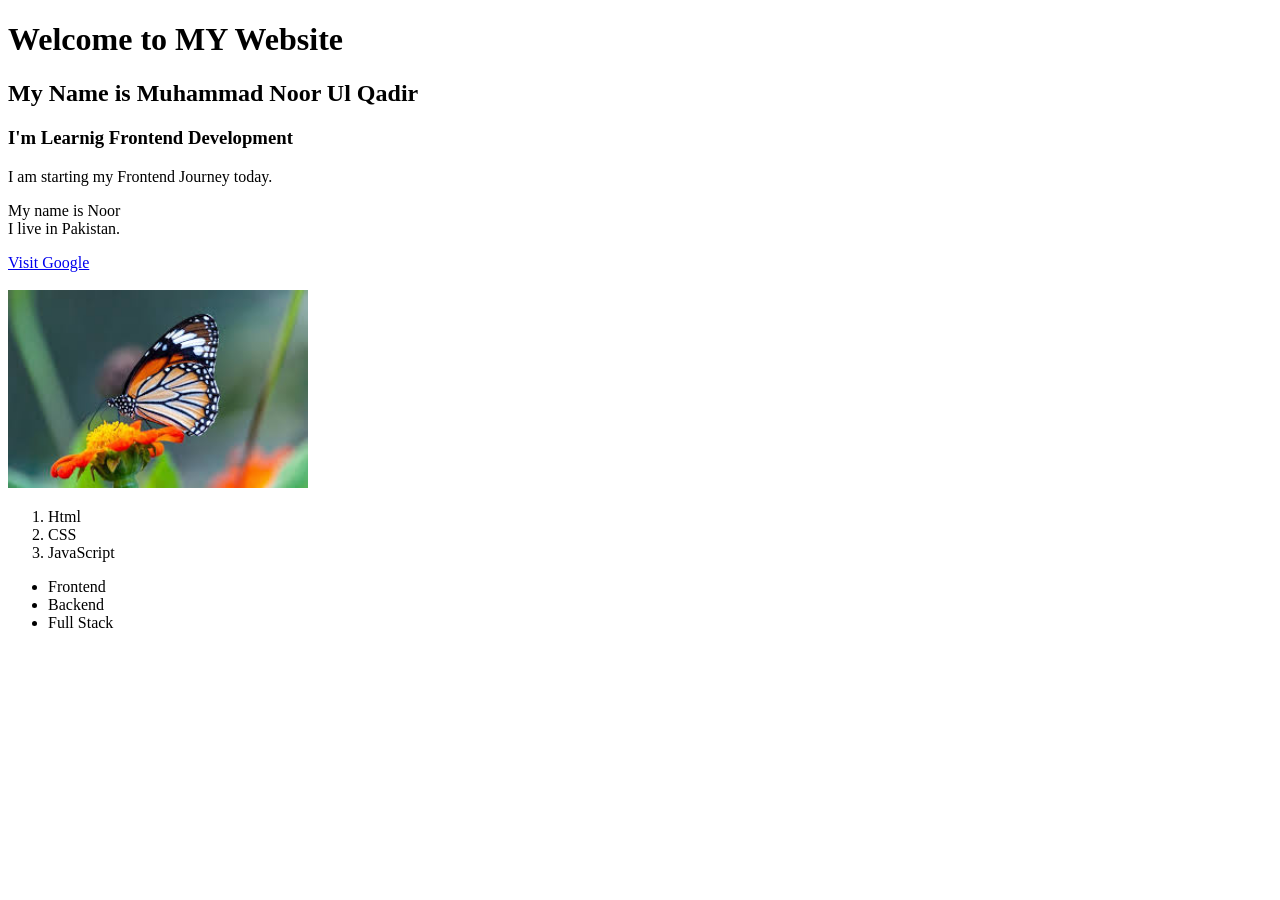
<file: Day-1/index.html>
<!doctype html>
<html lang="en">
  <head>
    <meta charset="UTF-8" />
    <meta name="viewport" content="width=device-width, initial-scale=1.0" />
    <title>Day-1</title>
  </head>

  <body>
    <h1>Welcome to MY Website</h1>
    <h2>My Name is Muhammad Noor Ul Qadir</h2>
    <h3>I'm Learnig Frontend Development</h3>
    <p>I am starting my Frontend Journey today.</p>
    <p>
      My name is Noor <br />
      I live in Pakistan.
    </p>
    <a href="https://www.google.com" target="_blank">Visit Google</a>
    <br /><br /><img src="download.jpeg" width="300" />
    <ol>
      <li>Html</li>
      <li>CSS</li>
      <li>JavaScript</li>
    </ol>
    <ul>
      <li>Frontend</li>
      <li>Backend</li>
      <li>Full Stack</li>
    </ul>
  </body>
</html>
</file>
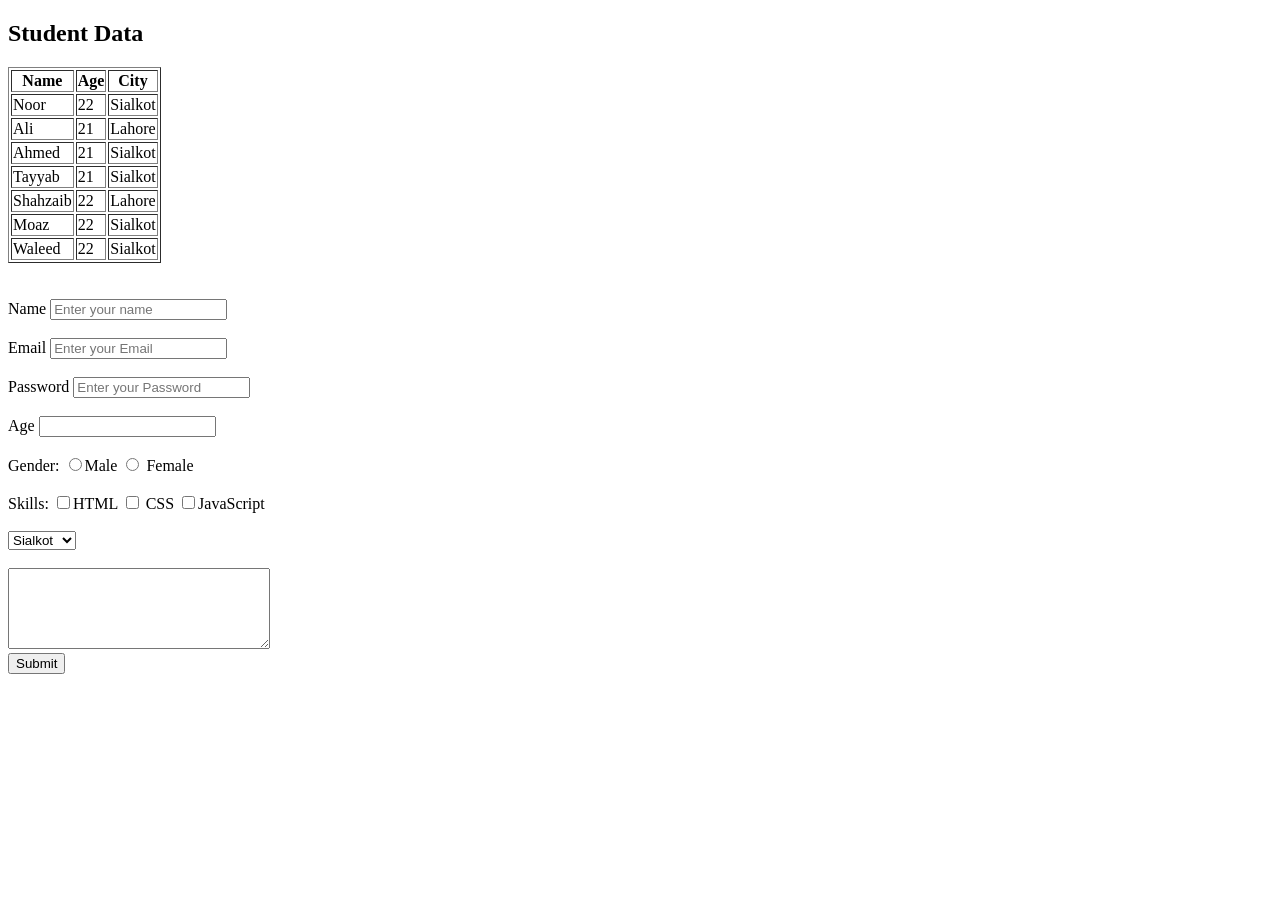
<file: Day-2/index.html>
<!doctype html>
<html lang="en">
  <head>
    <meta charset="UTF-8" />
    <meta name="viewport" content="width=device-width, initial-scale=1.0" />
    <title>Day-2</title>
  </head>
  <body>
    <!-- Tables -->
    <h2>Student Data</h2>
    <table border="1">
      <tr>
        <th>Name</th>
        <th>Age</th>
        <th>City</th>
      </tr>
      <tr>
        <td>Noor</td>
        <td>22</td>
        <td>Sialkot</td>
      </tr>
      <tr>
        <td>Ali</td>
        <td>21</td>
        <td>Lahore</td>
      </tr>
      <tr>
        <td>Ahmed</td>
        <td>21</td>
        <td>Sialkot</td>
      </tr>
      <tr>
        <td>Tayyab</td>
        <td>21</td>
        <td>Sialkot</td>
      </tr>
      <tr>
        <td>Shahzaib</td>
        <td>22</td>
        <td>Lahore</td>
      </tr>
      <tr>
        <td>Moaz</td>
        <td>22</td>
        <td>Sialkot</td>
      </tr>
      <tr>
        <td>Waleed</td>
        <td>22</td>
        <td>Sialkot</td>
      </tr>
    </table>
    <br /><br />
    <!-- Form -->
    <form>
      <label>Name</label>
      <input type="text" placeholder="Enter your name" /><br /><br />
      <label>Email</label>
      <input type="email" placeholder="Enter your Email" /><br /><br />
      <label>Password</label>
      <input type="password" placeholder="Enter your Password" /><br /><br />
      <label>Age</label>
      <input type="number" /><br /><br />
      <label>Gender: </label>
      <input type="radio" name="gender" /><label>Male</label>
      <input type="radio" name="gender" /> <label>Female</label> <br /><br />
      <label>Skills: </label>
      <input type="checkbox" /><label>HTML</label> <input type="checkbox" /> <label>CSS</label>
      <input type="checkbox" /><label>JavaScript</label>  <br /><br />
      <select>
        <option>Sialkot</option>
        <option>Lahore</option>
        <option>Karachi</option></select
      ><br /><br />
      <textarea rows="5" cols="30"></textarea><br />
      <button>Submit</button>
    </form>
  </body>
</html>
</file>
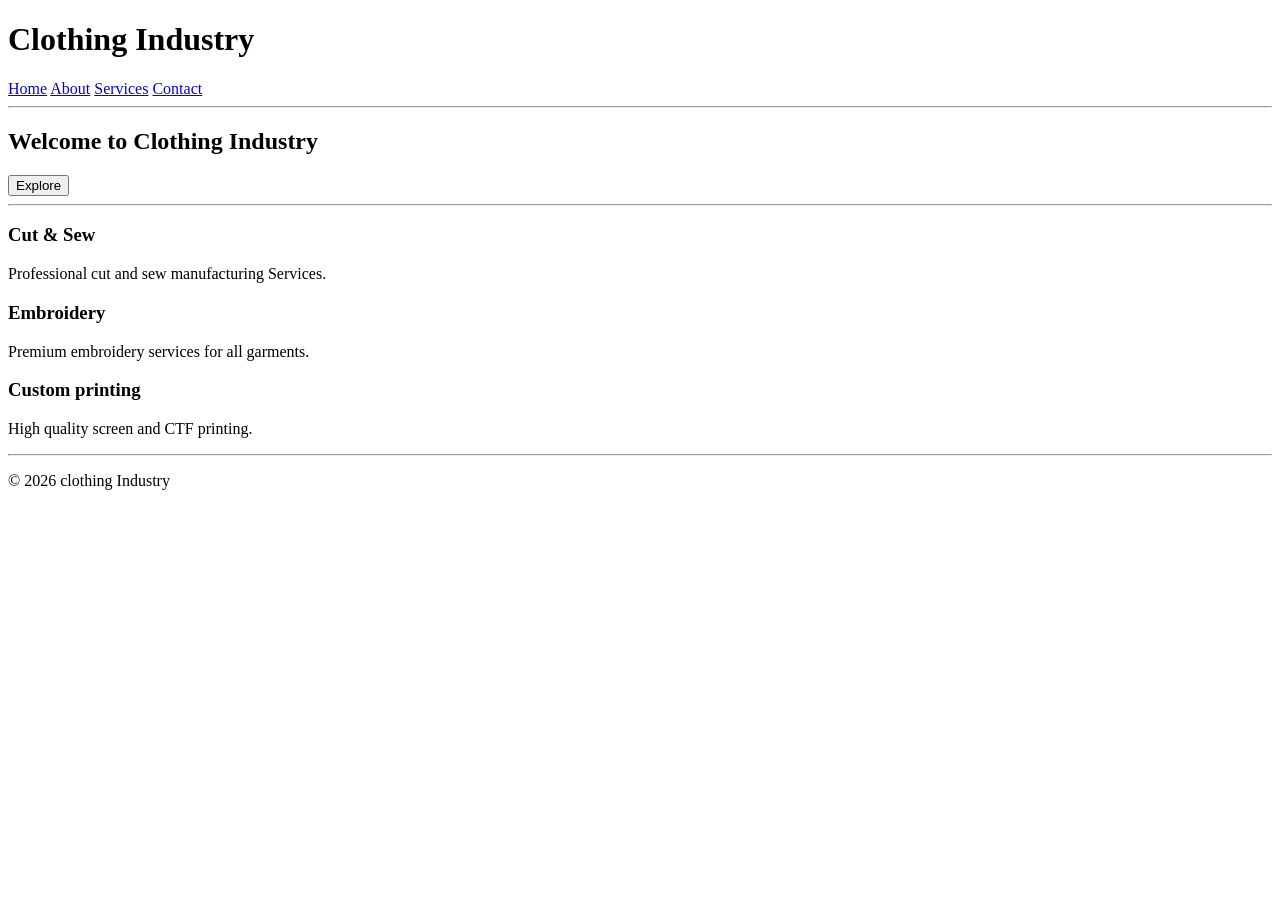
<file: Day-3/index.html>
<!doctype html>
<html lang="en">
  <head>
    <meta charset="UTF-8" />
    <meta name="viewport" content="width=device-width, initial-scale=1.0" />
    <title>Day-3</title>
  </head>
  <body>
    <header>
      <h1>Clothing Industry</h1>
      <nav>
        <a href="#">Home</a>
        <a href="#">About</a>
        <a href="#">Services</a>
        <a href="#">Contact</a>
      </nav>
    </header>
    <hr />
    <section>
      <div class="Hero-section">
        <h2>Welcome to <span>Clothing Industry</span></h2>
        <button>Explore</button>
      </div>
    </section>
    <hr />
    <section>
      <div class="service-card">
        <h3>Cut & Sew</h3>
        <p>Professional cut and sew manufacturing Services.</p>
      </div>
      <div class="service-card">
        <h3>Embroidery</h3>
        <p>Premium embroidery services for all garments.</p>
      </div>
      <div class="service-card">
        <h3>Custom printing</h3>
        <p>High quality screen and CTF printing.</p>
      </div>
    </section>
    <hr />
    <footer>
      <p>© 2026 clothing Industry</p>
    </footer>
  </body>
</html>
</file>
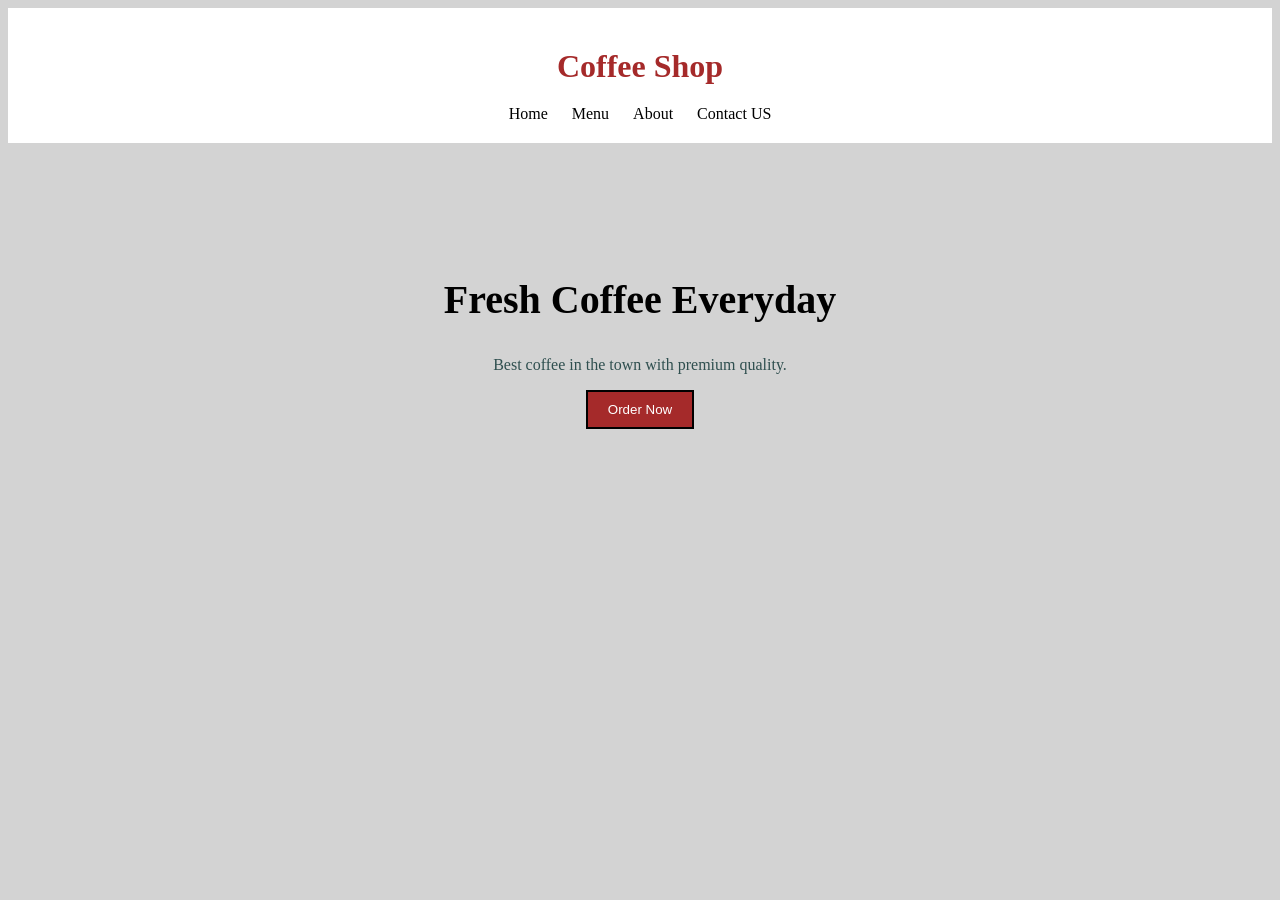
<file: Day-4/index.html>
<!doctype html>
<html lang="en">
  <head>
    <meta charset="UTF-8" />
    <meta name="viewport" content="width=device-width, initial-scale=1.0" />
    <title>Day-4</title>
    <link rel="stylesheet" href="style.css" />
  </head>
  <body>
    <header>
      <h1>Coffee Shop</h1>
      <nav>
        <a href="#">Home</a>
        <a href="#">Menu</a>
        <a href="#">About</a>
        <a href="#">Contact US</a>
      </nav>
    </header>
    <section class="hero">
      <h2>Fresh Coffee Everyday</h2>
      <p>Best coffee in the town with premium quality.</p>
      <button>Order Now</button>
    </section>
  </body>
</html>
</file>
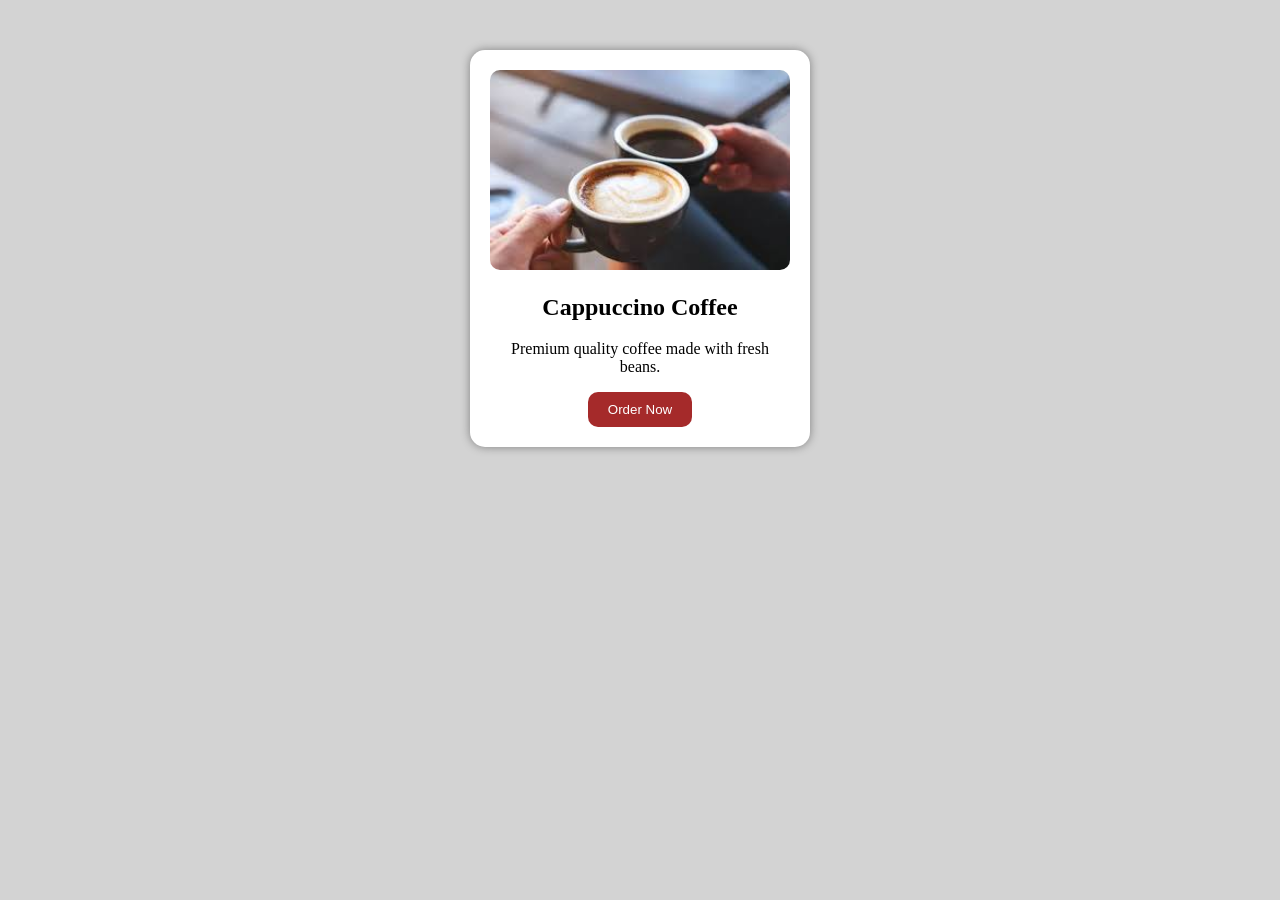
<file: Day-5/index.html>
<!doctype html>
<html lang="en">
  <head>
    <meta charset="UTF-8" />
    <meta name="viewport" content="width=device-width, initial-scale=1.0" />
    <title>Day 5</title>
    <link rel="stylesheet" href="style.css" />
  </head>
  <body>
    <section class="card">
      <img src="media/download.jpeg" alt="Coffee" />
      <h2>Cappuccino Coffee</h2>
      <p>Premium quality coffee made with fresh beans.</p>
      <button>Order Now</button>
    </section>
  </body>
</html>
</file>
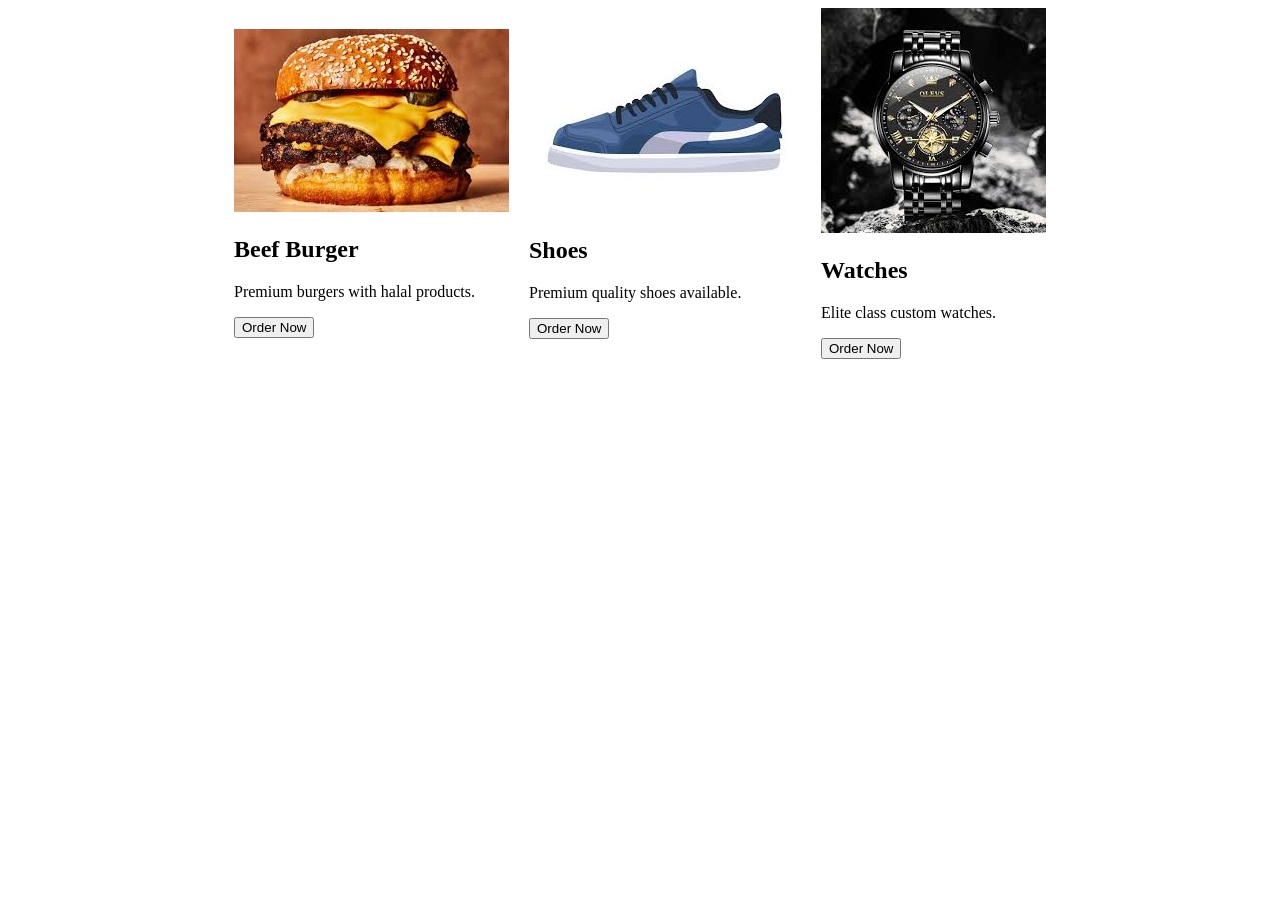
<file: Day-6/index.html>
<!-- Today's topics
Flexbox
row & column layouts
alignment
spacing
responsive rows
navbar alignment 
-->
<!doctype html>
<html lang="en">
  <head>
    <meta charset="UTF-8" />
    <meta name="viewport" content="width=device-width, initial-scale=1.0" />
    <title>Day 6</title>
    <link rel="stylesheet" href="style.css" />
  </head>
  <body>
    <div class="cards-container">
      <section class="card">
        <img src="media/download (1).jpeg" alt="Burger" />
        <h2>Beef Burger</h2>
        <p>Premium burgers with halal products.</p>
        <button>Order Now</button>
      </section>

      <section class="card">
        <img src="media/download (2).jpeg" alt="Shoe" />
        <h2>Shoes</h2>
        <p>Premium quality shoes available.</p>
        <button>Order Now</button>
      </section>

      <section class="card">
        <img src="media/download (3).jpeg" alt="Watches" />
        <h2>Watches</h2>
        <p>Elite class custom watches.</p>
        <button>Order Now</button>
      </section>
    </div>
  </body>
</html>
</file>
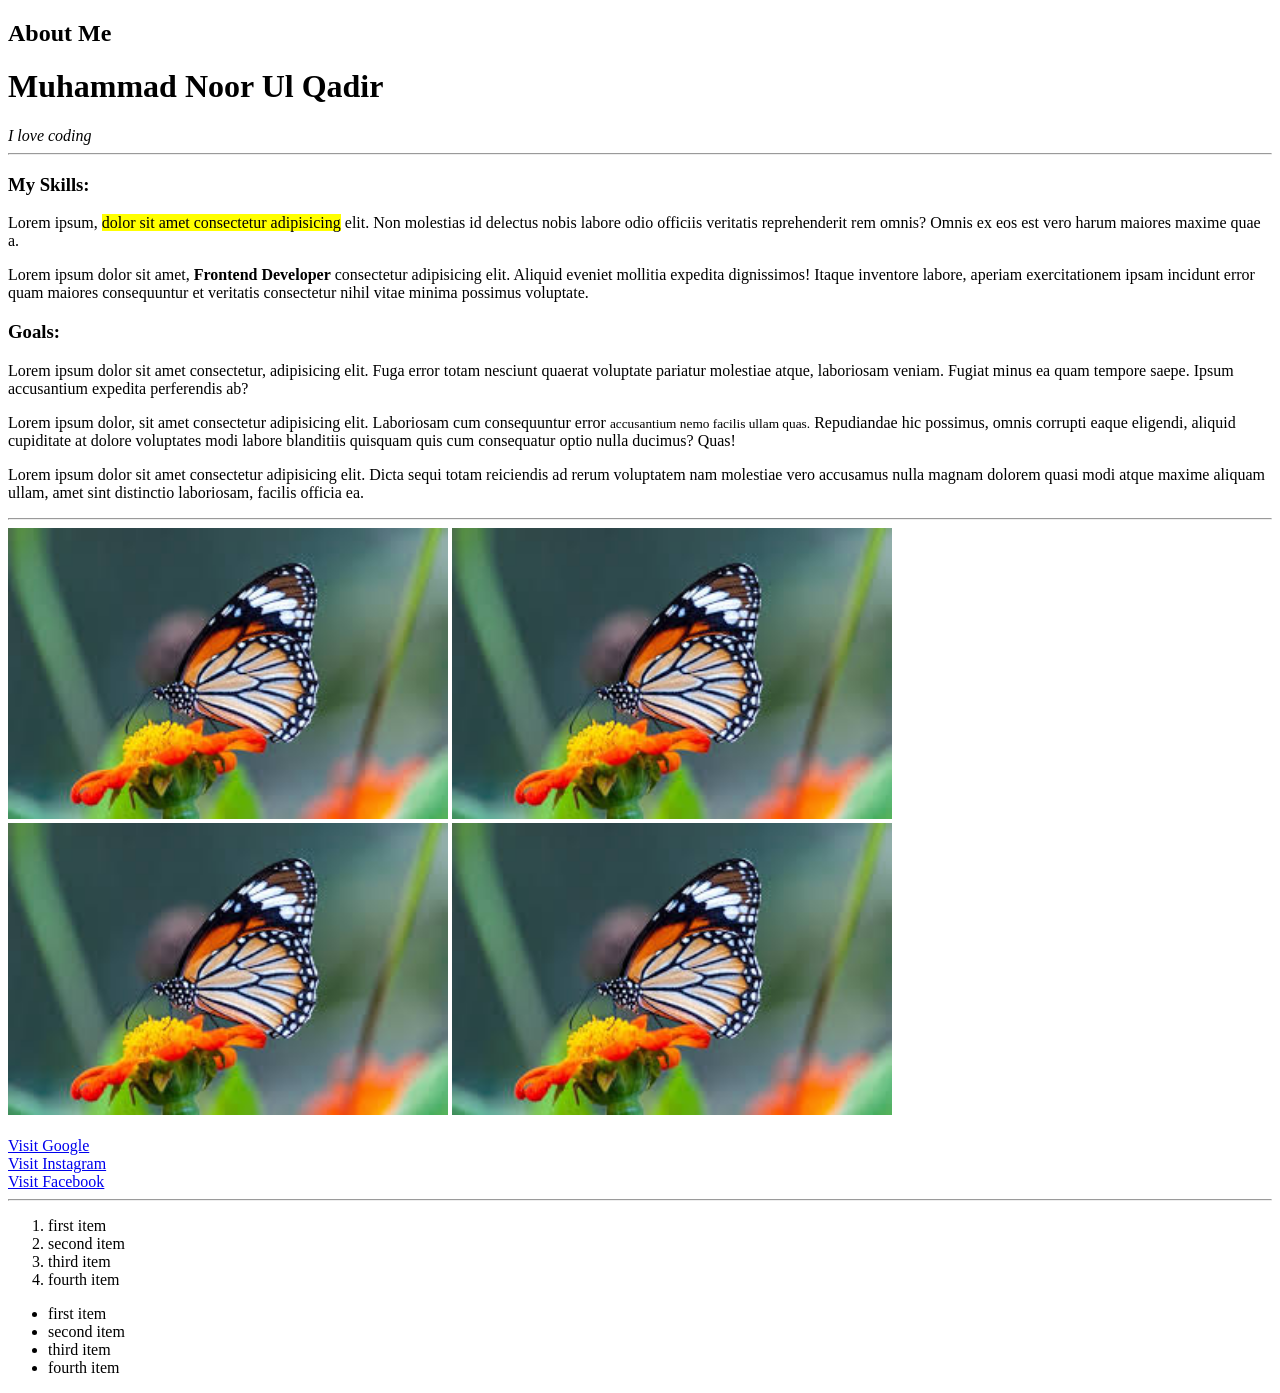
<file: Day-1/practice-task.html>
<!-- Create a webpage about yourself including:

your name
your skills
your goals
one image
one Google link
one ordered list
one unordered list -->

<!doctype html>
<html lang="en">
  <head>
    <meta charset="UTF-8" />
    <meta name="viewport" content="width=device-width, initial-scale=1.0" />
    <title>Practice Task</title>
  </head>
  <body>
    <h2>About Me</h2>

    <h1>Muhammad Noor Ul Qadir</h1>
    <em>I love coding</em>
    <hr />
    <h3>My Skills:</h3>
    <p>
      Lorem ipsum, <mark>dolor sit amet consectetur adipisicing</mark> elit. Non
      molestias id delectus nobis labore odio officiis veritatis reprehenderit
      rem omnis? Omnis ex eos est vero harum maiores maxime quae a.
    </p>
    <p>
      Lorem ipsum dolor sit amet,
      <strong>Frontend Developer</strong> consectetur adipisicing elit. Aliquid
      eveniet mollitia expedita dignissimos! Itaque inventore labore, aperiam
      exercitationem ipsam incidunt error quam maiores consequuntur et veritatis
      consectetur nihil vitae minima possimus voluptate.
    </p>
    <h3>Goals:</h3>
    <p>
      Lorem ipsum dolor sit amet consectetur, adipisicing elit. Fuga error totam
      nesciunt quaerat voluptate pariatur molestiae atque, laboriosam veniam.
      Fugiat minus ea quam tempore saepe. Ipsum accusantium expedita perferendis
      ab?
    </p>
    <p>
      Lorem ipsum dolor, sit amet consectetur adipisicing elit. Laboriosam cum
      consequuntur error
      <small> accusantium nemo facilis ullam quas.</small> Repudiandae hic
      possimus, omnis corrupti eaque eligendi, aliquid cupiditate at dolore
      voluptates modi labore blanditiis quisquam quis cum consequatur optio
      nulla ducimus? Quas!
    </p>
    <p>
      Lorem ipsum dolor sit amet consectetur adipisicing elit. Dicta sequi totam
      reiciendis ad rerum voluptatem nam molestiae vero accusamus nulla magnam
      dolorem quasi modi atque maxime aliquam ullam, amet sint distinctio
      laboriosam, facilis officia ea.
    </p>
    <hr />
    <img src="download.jpeg" alt="Butterfly" width="440" />
    <img src="download.jpeg" alt="Butterfly" width="440" />
    <img src="download.jpeg" alt="Butterfly" width="440" />
    <img src="download.jpeg" alt="Butterfly" width="440" /><br /><br />
    <a href="https://www.google.com" target="_blank">Visit Google</a><br />
    <a href="https://www.instagram.com" target="_blank">Visit Instagram</a
    ><br />
    <a href="https://www.facebook.com" target="_blank">Visit Facebook</a>
    <hr />
    <ol>
      <li>first item</li>
      <li>second item</li>
      <li>third item</li>
      <li>fourth item</li>
    </ol>
    <ul>
      <li>first item</li>
      <li>second item</li>
      <li>third item</li>
      <li>fourth item</li>
    </ul>
  </body>
</html>
</file>
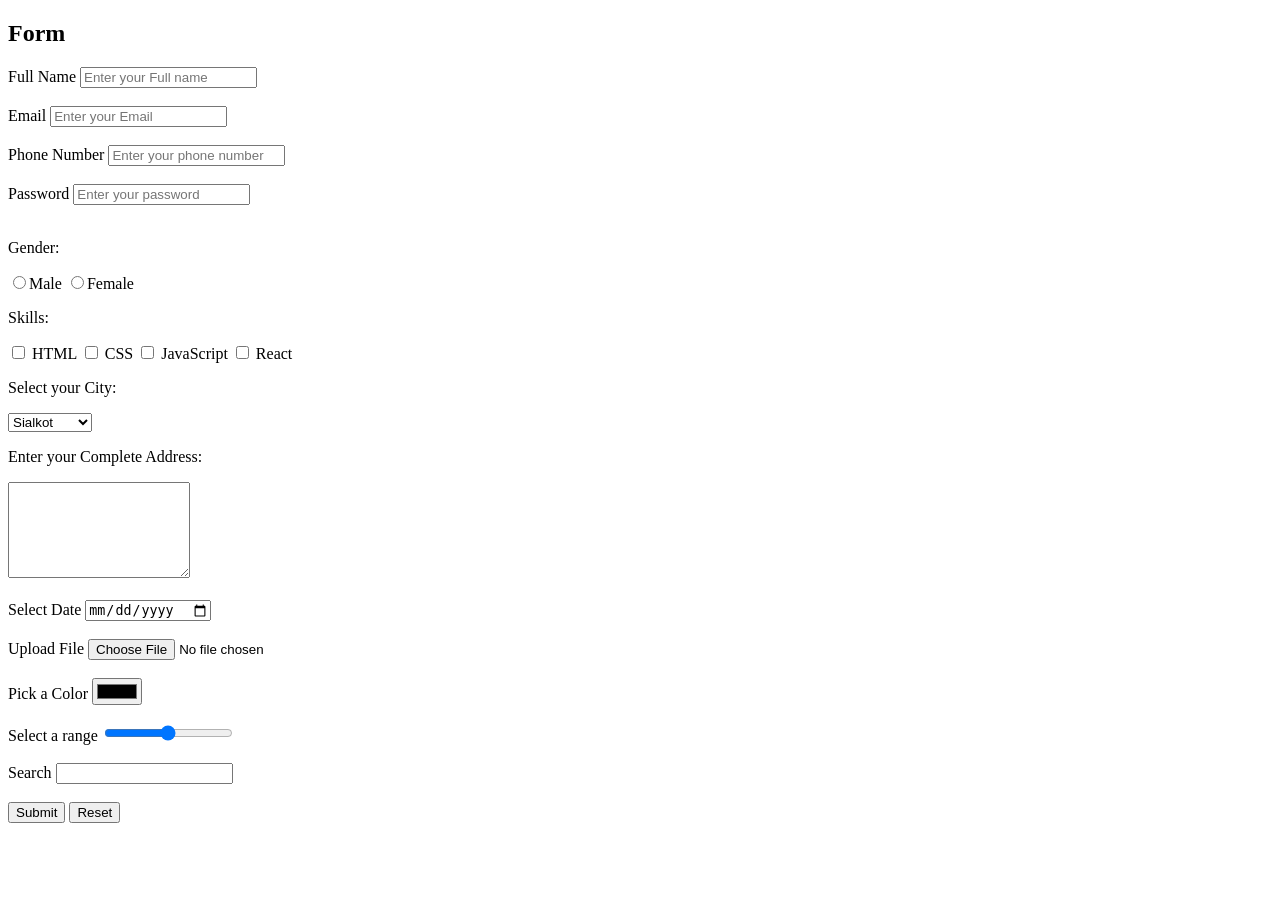
<file: Day-2/practice-task.html>
<!-- TODAY PRACTICE TASK
Create Your Own Form

Add:

Full name
Email
Phone number
Password
Gender
Skills
City dropdown
Message box
Submit button -->

<!doctype html>
<html lang="en">
  <head>
    <meta charset="UTF-8" />
    <meta name="viewport" content="width=device-width, initial-scale=1.0" />
    <title>Practice Task</title>
  </head>
  <body>
    <h2>Form</h2>
    <form method="get">
      <label for="fname">Full Name</label>
      <input
        type="text"
        id="fname"
        required
        placeholder="Enter your Full name"
      />
      <br /><br />
      <label for="email">Email</label>
      <input type="email" id="email" required placeholder="Enter your Email" />
      <br /><br />
      <label for="mobile">Phone Number</label>
      <input type="tel" id="mobile" placeholder="Enter your phone number" />
      <br /><br />
      <label for="passkey">Password</label>
      <input
        type="password"
        id="passkey"
        required
        placeholder="Enter your password"
      />
      <br /><br />
      <p>Gender:</p>
      <input type="radio" name="gender" id="gender1" value="Male" /><label
        for="gender1"
        >Male</label
      >
      <input type="radio" name="gender" id="gender2" value="Female" /><label
        for="gender2"
        >Female</label
      >
      <p>Skills:</p>
      <input type="checkbox" name="skills" id="skill1" value="html" />
      <label for="skill1">HTML</label>
      <input type="checkbox" name="skills" id="skill2" value="css" />
      <label for="skill2">CSS</label>
      <input type="checkbox" name="skills" id="skill3" value="javascript" />
      <label for="skill3">JavaScript</label>
      <input type="checkbox" name="skills" id="skill4" value="react" />
      <label for="skill4">React</label>
      <p>Select your City:</p>
      <select name="city" id="city">
        <option>Sialkot</option>
        <option>Lahore</option>
        <option>Islamabad</option>
        <option>Karachi</option>
        <option>Multan</option>
      </select>
      <p>Enter your Complete Address:</p>
      <textarea cols="20" rows="6"></textarea><br /><br />
      <!-- Extra -->
      <label for="date">Select Date</label>
      <input type="date" id="date" /><br /><br />
      <label for="fileupload">Upload File</label>
      <input type="file" id="fileupload" /><br /><br />
      <label for="color">Pick a Color</label>
      <input type="color" id="color" /><br /><br />
      <label for="range">Select a range</label>
      <input type="range" id="range" /><br /><br />
      <label for="search">Search</label>
      <input type="search" id="search" /><br /><br />
      <button type="submit">Submit</button>
      <button type="reset">Reset</button>
    </form>
  </body>
</html>
</file>
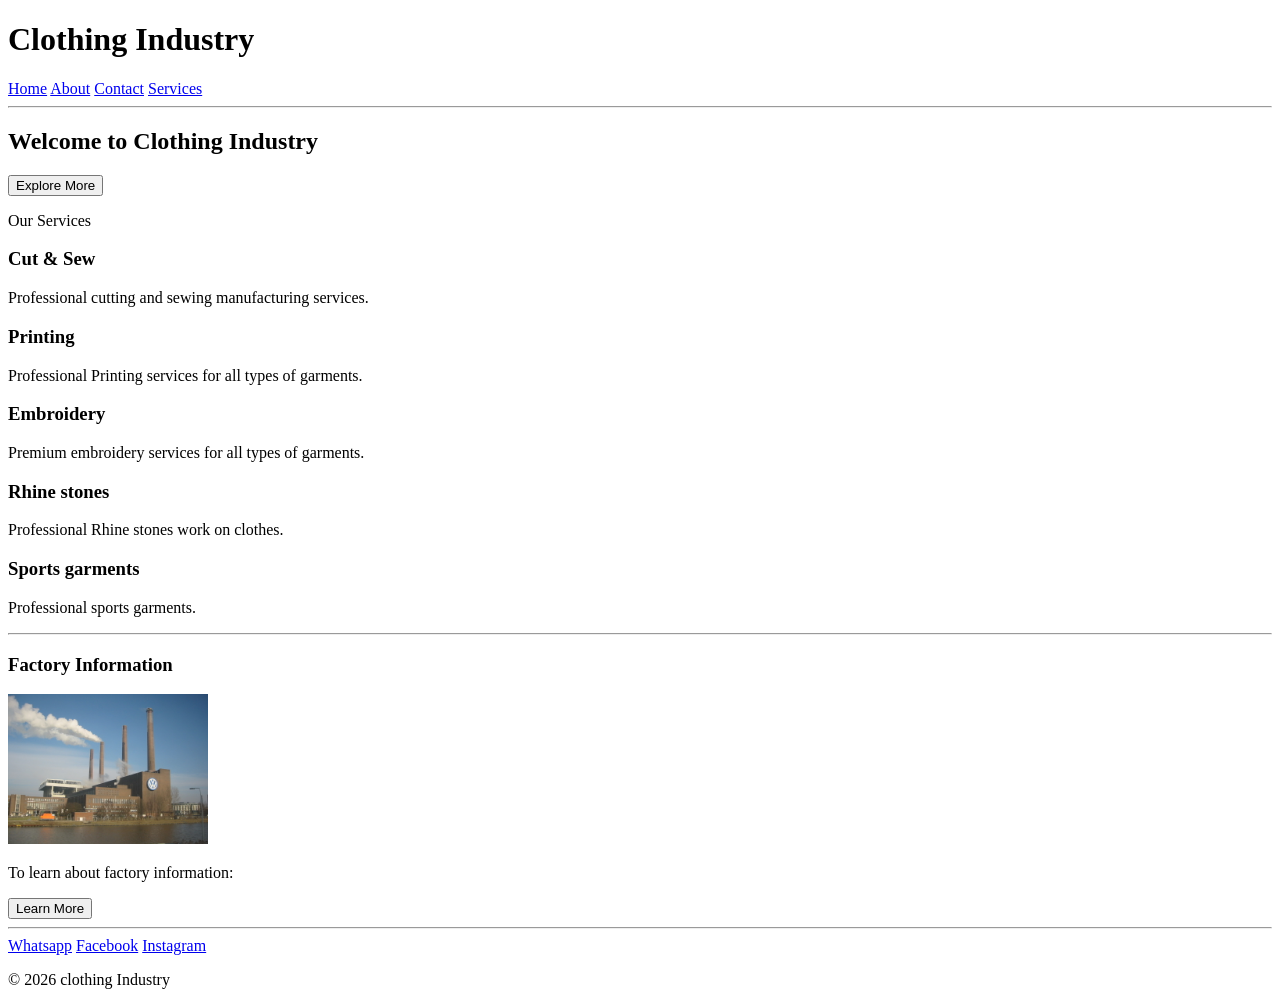
<file: Day-3/practice-task.html>
<!doctype html>
<html lang="en">
  <head>
    <meta charset="UTF-8" />
    <meta name="viewport" content="width=device-width, initial-scale=1.0" />
    <title>Practice Task</title>
  </head>
  <body>
    <header>
      <h1>Clothing Industry</h1>
      <nav>
        <a href="#">Home</a>
        <a href="#">About</a>
        <a href="#">Contact</a>
        <a href="#">Services</a>
      </nav>
    </header>
    <hr />
    <section>
      <div class="hero-section">
        <h2>Welcome to <span>Clothing Industry</span></h2>
        <button>Explore More</button>
      </div>
    </section>
    <section id="cards">
      <p>Our Services</p>
      <div class="service-card">
        <h3>Cut & Sew</h3>
        <p>Professional cutting and sewing manufacturing services.</p>
      </div>
      <div class="service-card">
        <h3>Printing</h3>
        <p>Professional Printing services for all types of garments.</p>
      </div>
      <div class="service-card">
        <h3>Embroidery</h3>
        <p>Premium embroidery services for all types of garments.</p>
      </div>
      <div class="service-card">
        <h3>Rhine stones</h3>
        <p>Professional Rhine stones work on clothes.</p>
      </div>
      <div class="service-card">
        <h3>Sports garments</h3>
        <p>Professional sports garments.</p>
      </div>
    </section>
    <hr />
    <section>
      <div class="factory-info">
        <h3>Factory Information</h3>
        <img
          src="media/Wolfsburg_VW-Werk.jpg"
          alt="Factory image"
          width="200"
        />
        <p>To learn about factory information:</p>
        <button>Learn More</button>
      </div>
    </section>
    <hr />
    <footer>
      <a href="https://www.whatsapp.com/clothing_industry">Whatsapp</a>
      <a href="https://www.facebook.com/clothing_industry">Facebook</a>
      <a href="https://www.instagram.com/clothing_industry">Instagram</a>
      <p>© 2026 clothing Industry</p>
    </footer>
  </body>
</html>
</file>
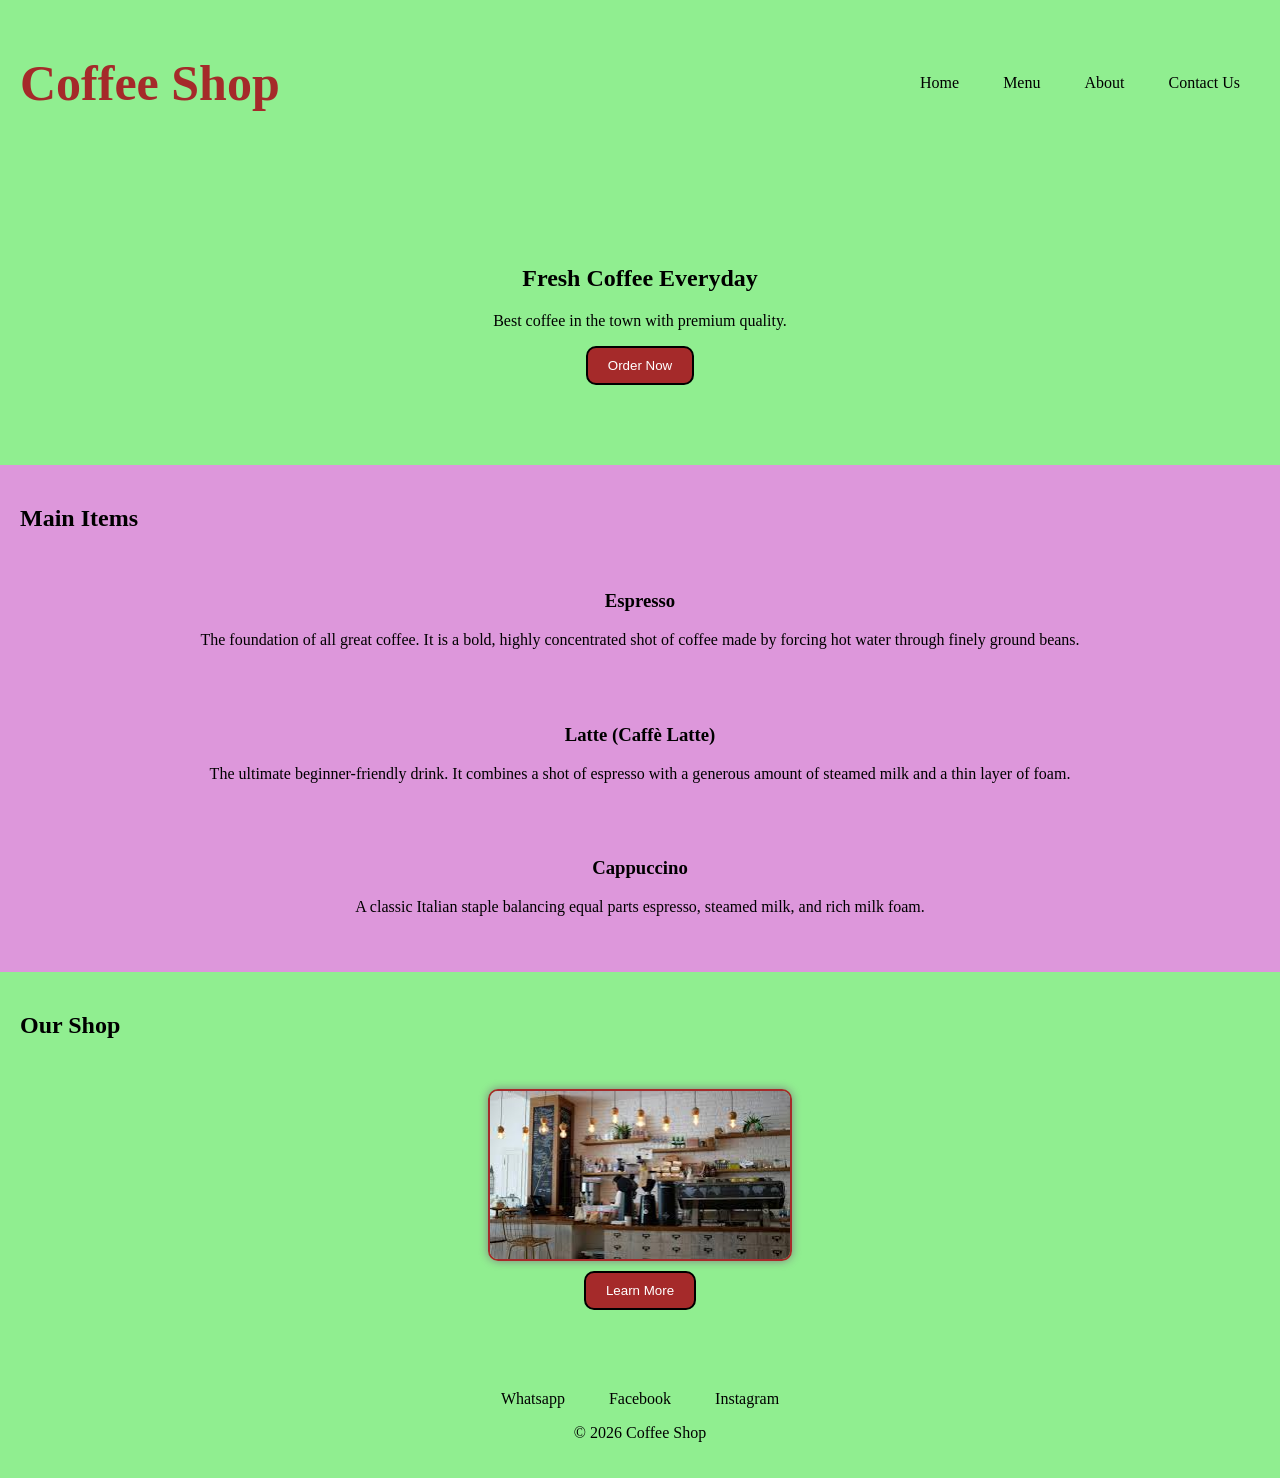
<file: Day-4/practice-task.html>
<!-- TODAY PRACTICE TASK 
Add:
another section
another button
another heading
image

And style:

image width
button hover
section background -->
<!doctype html>
<html lang="en">
  <head>
    <meta charset="UTF-8" />
    <meta name="viewport" content="width=device-width, initial-scale=1.0" />
    <title>Practice task</title>
    <link rel="stylesheet" href="practice-task.css" />
  </head>
  <body>
    <header>
      <h1>Coffee Shop</h1>
      <nav>
        <a href="#">Home</a>
        <a href="#">Menu</a>
        <a href="#">About</a>
        <a href="#">Contact Us</a>
      </nav>
    </header>
    <section class="hero">
      <h2>Fresh Coffee Everyday</h2>
      <p>Best coffee in the town with premium quality.</p>
      <button>Order Now</button>
    </section>
    <section class="items">
      <h2>Main Items</h2>
      <div>
        <h3>Espresso</h3>
        <p>
          The foundation of all great coffee. It is a bold, highly concentrated
          shot of coffee made by forcing hot water through finely ground beans.
        </p>
      </div>
      <div>
        <h3>Latte (Caffè Latte)</h3>
        <p>
          The ultimate beginner-friendly drink. It combines a shot of espresso
          with a generous amount of steamed milk and a thin layer of foam.
        </p>
      </div>
      <div>
        <h3>Cappuccino</h3>
        <p>
          A classic Italian staple balancing equal parts espresso, steamed milk,
          and rich milk foam.
        </p>
      </div>
    </section>
    <section class="shop-image">
      <h2>Our Shop</h2>
      <div>
        <img src="media/download (1).jpeg" alt="shop-image" />
        <button class="learn-more">Learn More</button>
      </div>
    </section>
    <footer>
      <a href="https://www.whatsapp.com/coffee_shop">Whatsapp</a>
      <a href="https://www.facebook.com/coffee_shop">Facebook</a>
      <a href="https://www.instagram.com/coffee_shop">Instagram</a>
      <p>© 2026 Coffee Shop</p>
    </footer>
  </body>
</html>
</file>
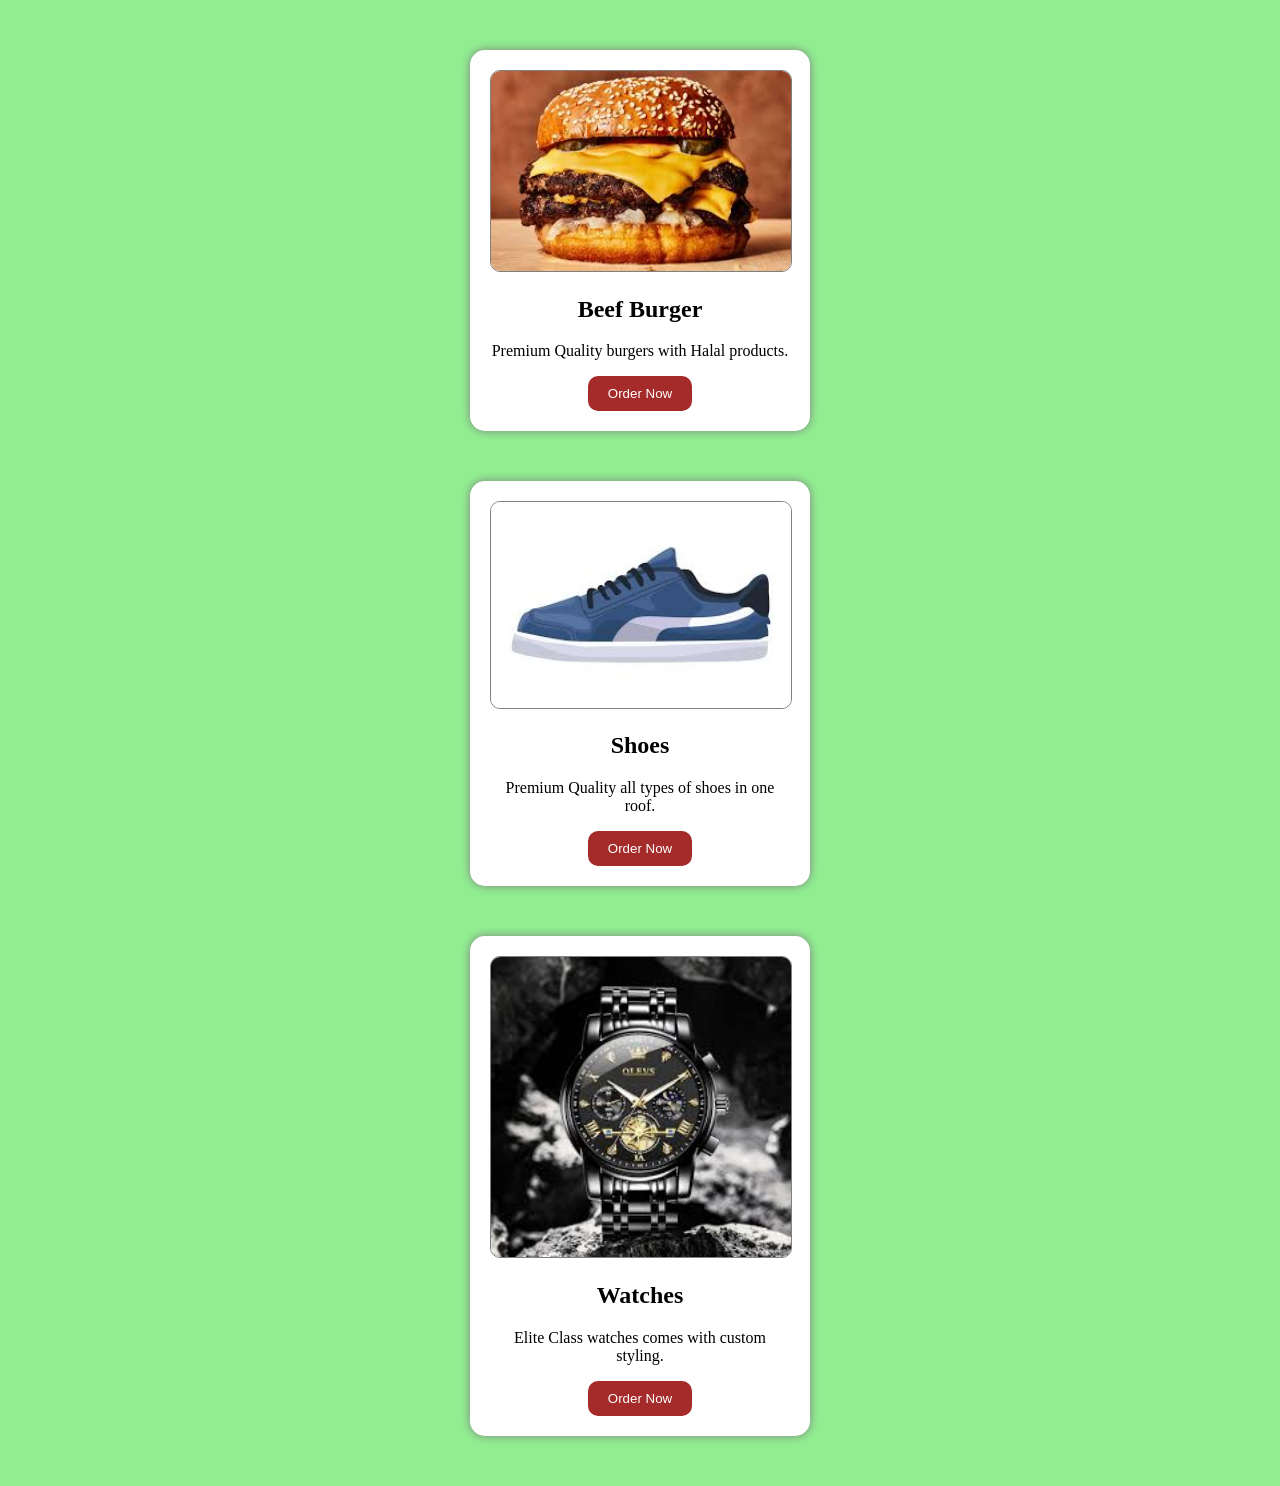
<file: Day-5/practice-task.html>
<!-- 
 TODAY PRACTICE TASK 
Create:
another card

Example:
Burger card
Shoes card
Watch card

MINI CHALLENGE

Try:
transition
larger shadow on hover
card hover effect
 -->

<!doctype html>
<html lang="en">
  <head>
    <meta charset="UTF-8" />
    <meta name="viewport" content="width=device-width, initial-scale=1.0" />
    <title>Practice Task</title>
    <link rel="stylesheet" href="practice-task.css" />
  </head>
  <body>
    <section class="card">
      <img src="media/download (1).jpeg" alt="burger-image" />
      <h2>Beef Burger</h2>
      <p>Premium Quality burgers with Halal products.</p>
      <button>Order Now</button>
    </section>
    <section class="card">
      <img src="media/download (2).jpeg" alt="Shoe-image" />
      <h2>Shoes</h2>
      <p>Premium Quality all types of shoes in one roof.</p>
      <button>Order Now</button>
    </section>
    <section class="card">
      <img src="media/download (3).jpeg" alt="watch-card" />
      <h2>Watches</h2>
      <p>Elite Class watches comes with custom styling.</p>
      <button>Order Now</button>
    </section>
  </body>
</html>
</file>
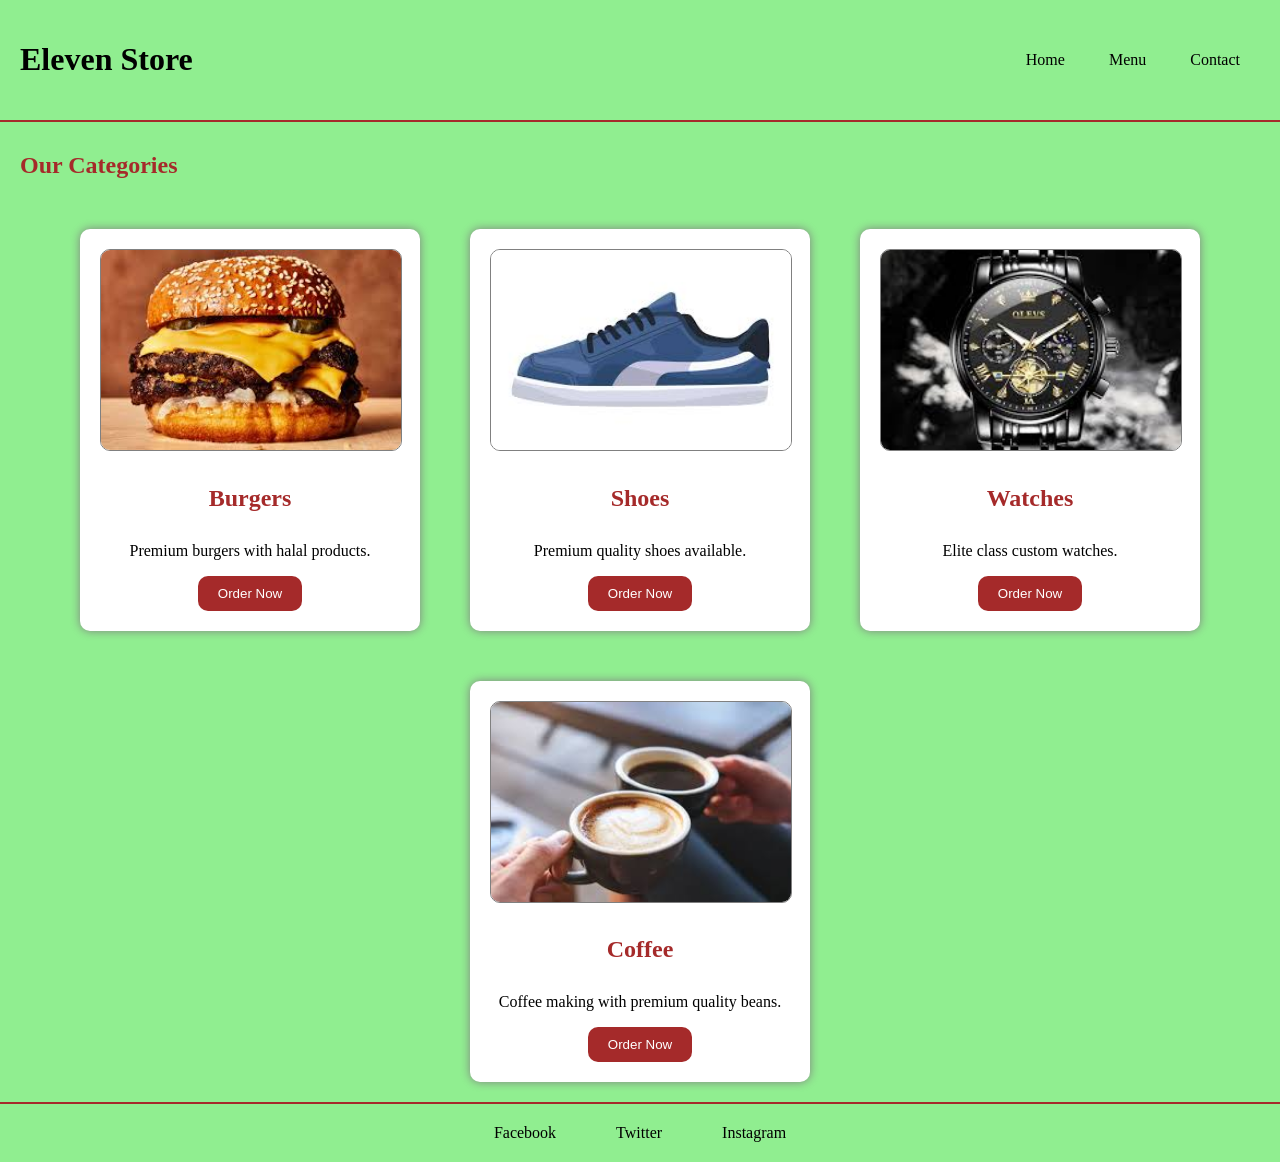
<file: Day-6/practice-task.html>
<!doctype html>
<html lang="en">
  <head>
    <meta charset="UTF-8" />
    <meta name="viewport" content="width=device-width, initial-scale=1.0" />
    <title>Practice Task</title>
    <link rel="stylesheet" href="practice-task.css" />
  </head>
  <body>
    <header>
      <h1>Eleven Store</h1>
      <nav>
        <a href="#">Home</a>
        <a href="#">Menu</a>
        <a href="#">Contact</a>
      </nav>
    </header>
    <h2>Our Categories</h2>
    <div class="cards-container">
      <section class="card">
        <img src="media/download (1).jpeg" alt="Burger" />
        <h2>Burgers</h2>
        <p>Premium burgers with halal products.</p>
        <button>Order Now</button>
      </section>
      <section class="card">
        <img src="media/download (2).jpeg" alt="Shoes" />
        <h2>Shoes</h2>
        <p>Premium quality shoes available.</p>
        <button>Order Now</button>
      </section>
      <section class="card">
        <img src="media/download (3).jpeg" alt="Watches" />
        <h2>Watches</h2>
        <p>Elite class custom watches.</p>
        <button>Order Now</button>
      </section>
      <section class="card">
        <img src="media/download.jpeg" alt="Coffee" />
        <h2>Coffee</h2>
        <p>Coffee making with premium quality beans.</p>
        <button>Order Now</button>
      </section>
    </div>
    <footer>
      <a href="#">Facebook</a>
      <a href="#">Twitter</a>
      <a href="#">Instagram</a>
    </footer>
  </body>
</html>
</file>
<file: Day-4/style.css>
body {
  background-color: lightgray;
}
h1 {
  color: brown;
  margin: 20px;
}
h2 {
  font-size: 40px;
}
p {
  color: darkslategray;
}
header {
  background-color: white;
  text-align: center;
  padding: 20px;
}
button {
  border: 2px solid black;
  background-color: brown;
  color: white;
  padding: 10px 20px;
}
.hero {
  text-align: center;
  padding: 100px;
}
a {
  text-decoration: none;
  color: black;
  margin: 10px;
}
a:hover {
  color: brown;
}
</file>
<file: Day-5/style.css>
body {
  margin: 0;
  background-color: lightgray;
}
.card {
  width: 300px;
  background-color: white;
  padding: 20px;
  margin: 50px auto;
  border-radius: 15px;
  box-shadow: 0px 0px 10px grey;
  text-align: center;
}
img {
  width: 100%;
  border-radius: 10px;
}
button {
  background-color: brown;
  color: white;
  border: none;
  padding: 10px 20px;
  border-radius: 10px;
}
button:hover {
  background-color: black;
  cursor: pointer;
}
</file>
<file: Day-6/style.css>
.cards-container{
    display: flex;
    gap: 20px;
    justify-content: center;
    align-items: center;
    flex-wrap: wrap;
}
</file>
<file: Day-4/practice-task.css>
body {
  background-color: lightgreen;
  margin: 0;
}
header {
  /* text-align: center;
  margin: 10px; */
  display: flex;
  justify-content: space-between;
  align-items: center;
  padding: 20px;
}
h1 {
  color: brown;
  font-size: 50px;
}
a {
  text-decoration: none;
  color: black;
  padding: 10px 20px;
}
a:hover {
  color: brown;
  cursor: pointer;
}
button {
  border: 2px solid black;
  background-color: brown;
  color: white;
  padding: 10px 20px;
  border-radius: 10px;
  transition: 0.3s;
}
button:hover {
  background-color: aquamarine;
  cursor: pointer;
  color: black;
}
.hero {
  text-align: center;
  padding: 80px 20px;
}
div {
  text-align: center;
  padding: 20px;
}
img {
  width: 300px;
  display: block;
  margin: 10px auto;
  border: 2px solid brown;
  border-radius: 10px;
  box-shadow: 0px 0px 10px grey;
}
.shop-image {
  padding: 20px;
}
footer {
  text-align: center;
  padding: 20px;
}
.learn-more {
  margin-bottom: 20px;
}
.items {
  background-color: rgb(221, 151, 219);
  padding: 20px;
}
</file>
<file: Day-5/practice-task.css>
body {
  background-color: lightgreen;
  margin: 0;
  padding: 0;
}
.card {
  background-color: white;
  width: 300px;
  padding: 20px;
  margin: 50px auto;
  border-radius: 15px;
  box-shadow: 0px 0px 10px grey;
  text-align: center;
  transition: 0.4s;
}
.card:hover {
  transform: scale(1.05);
  box-shadow: 0px 0px 20px grey;
}
img {
  width: 100%;
  border-radius: 10px;
  border: 1px solid grey;
}
button {
  background-color: brown;
  color: white;
  border: none;
  padding: 10px 20px;
  border-radius: 10px;
  transition: 0.3s;
}
button:hover {
  background-color: rgb(94, 160, 28);
  cursor: pointer;
}
</file>
<file: Day-6/practice-task.css>
body {
  background-color: lightgreen;
  margin: 0;
  padding: 0;
  min-height: 100vh;
  display: flex;
  flex-direction: column;
}
header {
  display: flex;
  justify-content: space-between;
  align-items: center;
  padding: 20px;
  flex-wrap: wrap;
  border-bottom: 2px solid brown;
}
a {
  text-decoration: none;
  color: black;
  padding: 10px 20px;
  display: inline-block;
  transition: 0.3s;
}
a:hover {
  color: brown;
  transform: scale(1.08);
}
h2 {
  padding: 10px 20px;
  color: brown;
}
.cards-container {
  display: flex;
  justify-content: center;
  align-items: center;
  padding: 20px;
  flex-wrap: wrap;
  gap: 50px;
}
.card {
  background-color: white;
  width: 300px;
  padding: 20px;
  box-shadow: 0px 0px 10px grey;
  border-radius: 10px;
  text-align: center;
  transition: 0.3s;
}
.card:hover {
  transform: scale(1.05);
  box-shadow: 0px 0px 20px grey;
}
img {
  width: 100%;
  border-radius: 10px;
  border: 1px solid gray;
  object-fit: cover;
  height: 200px;
}
button {
  border: none;
  background-color: brown;
  color: white;
  padding: 10px 20px;
  border-radius: 10px;
  transition: 0.3s;
}
button:hover {
  cursor: pointer;
  background-color: lightgreen;
  color: black;
}
footer {
  display: flex;
  justify-content: center;
  align-items: center;
  gap: 20px;
  flex-wrap: wrap;
  border-top: 2px solid brown;
  margin-top: auto;
  padding: 10px;
}
</file>
